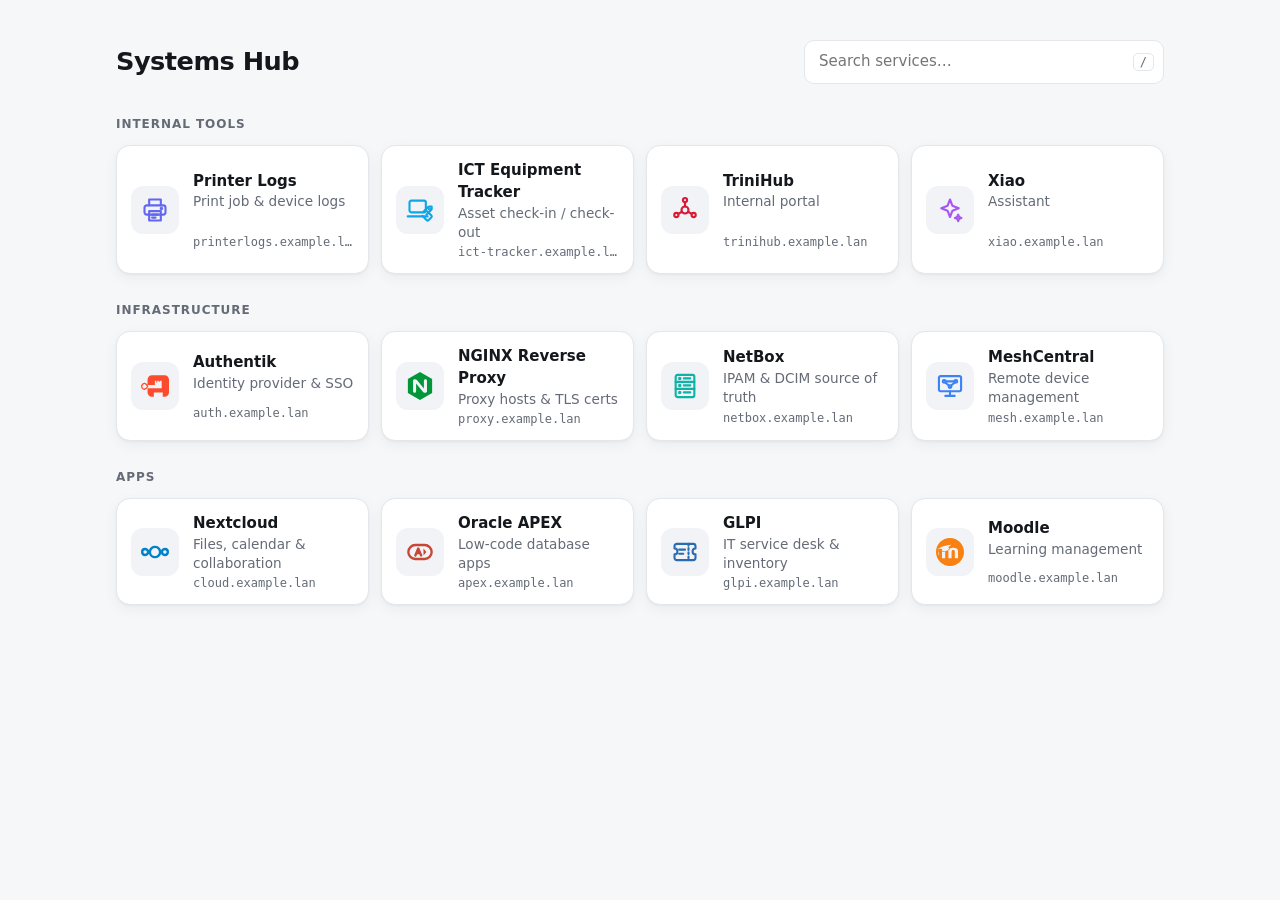
<file: index.html>
<!doctype html>
<html lang="en">
<head>
  <meta charset="utf-8">
  <meta name="viewport" content="width=device-width, initial-scale=1">
  <meta http-equiv="Content-Security-Policy" content="default-src 'none'; script-src 'self'; style-src 'self'; img-src 'self'; base-uri 'none'; form-action 'none'">
  <meta name="referrer" content="no-referrer">
  <meta name="robots" content="noindex, nofollow">
  <title>Systems Hub</title>
  <link rel="stylesheet" href="styles.css">
</head>
<body>
  <main class="wrap">
    <header class="top">
      <h1>Systems Hub</h1>
      <label class="search">
        <span class="sr-only">Search services</span>
        <input id="search" type="search" placeholder="Search services…" autocomplete="off" spellcheck="false">
        <kbd>/</kbd>
      </label>
    </header>
    <div id="services"></div>
    <p id="empty" class="empty" hidden>No services match.</p>
  </main>
  <script src="services.js"></script>
  <script src="app.js"></script>
</body>
</html>
</file>
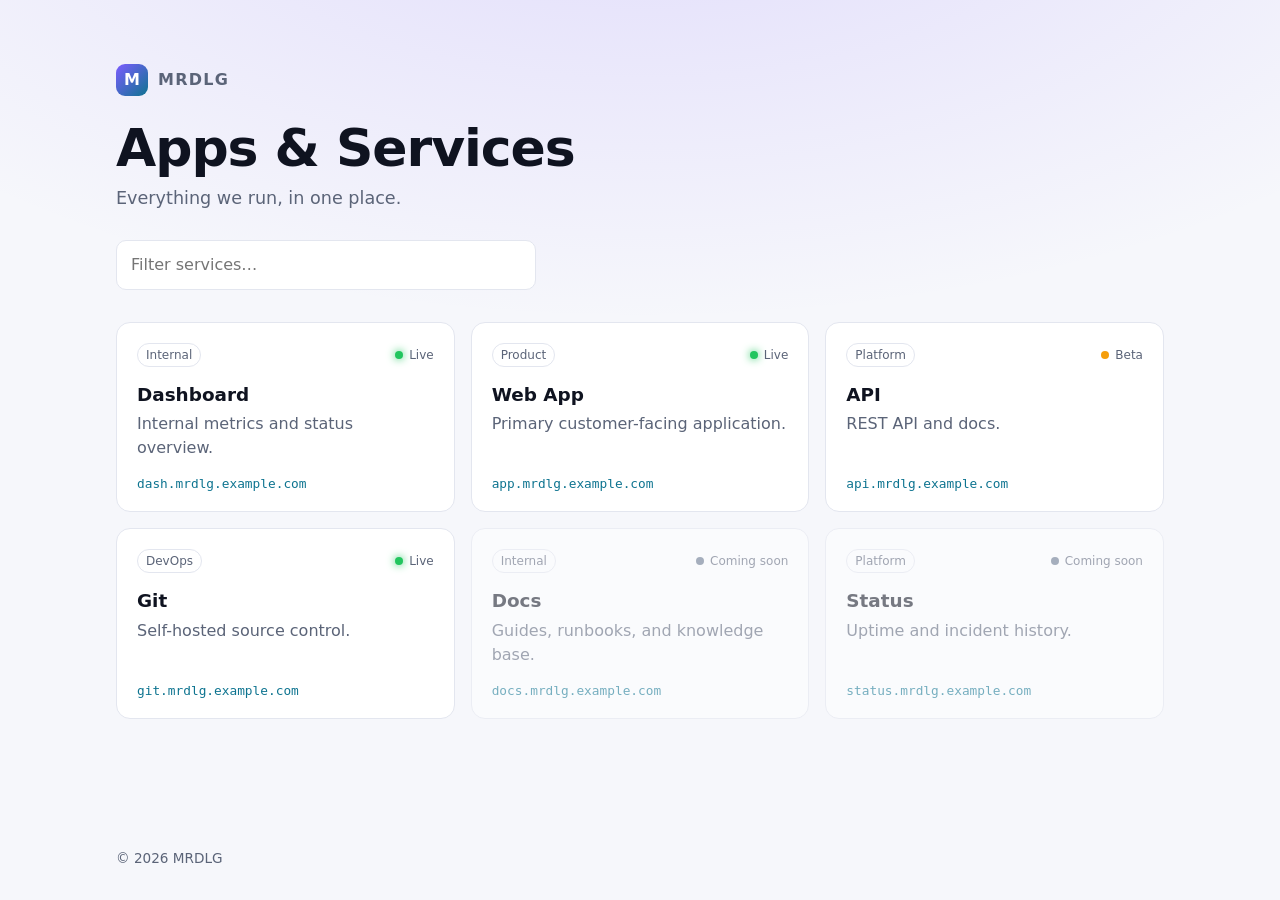
<file: site/index.html>
<!doctype html>
<html lang="en">
<head>
  <meta charset="utf-8">
  <meta name="viewport" content="width=device-width, initial-scale=1">
  <meta name="description" content="MRDLG apps and services">
  <meta name="referrer" content="strict-origin-when-cross-origin">
  <title>MRDLG</title>
  <link rel="stylesheet" href="styles.css">
</head>
<body>
  <header class="wrap hero">
    <div class="brand"><span class="logo" aria-hidden="true">M</span>MRDLG</div>
    <h1>Apps &amp; Services</h1>
    <p class="sub">Everything we run, in one place.</p>
    <input id="filter" type="search" placeholder="Filter services…" aria-label="Filter services" autocomplete="off">
  </header>

  <main class="wrap">
    <ul id="grid" class="grid" aria-live="polite"></ul>
    <p id="empty" class="empty" hidden>No services match.</p>
  </main>

  <footer class="wrap foot">&copy; <span id="year"></span> MRDLG</footer>

  <script src="services.js"></script>
  <script src="app.js"></script>
</body>
</html>
</file>
<file: styles.css>
:root {
  --bg: #f6f7f9;
  --surface: #ffffff;
  --border: #e3e6eb;
  --text: #14171c;
  --muted: #646b76;
  --accent: #3b82f6;
  --tile: #f1f3f6;
  --shadow: 0 1px 2px rgb(0 0 0 / .04), 0 4px 14px rgb(0 0 0 / .05);
  color-scheme: light dark;
}
@media (prefers-color-scheme: dark) {
  :root {
    --bg: #0e1116;
    --surface: #161a21;
    --border: #262c36;
    --text: #e7eaee;
    --muted: #8b939f;
    --accent: #60a5fa;
    --tile: #f3f4f6; /* light tile keeps brand colours legible on dark */
    --shadow: 0 1px 2px rgb(0 0 0 / .3), 0 6px 18px rgb(0 0 0 / .25);
  }
}

* { box-sizing: border-box; }
html, body { margin: 0; }
body {
  background: var(--bg);
  color: var(--text);
  font: 15px/1.45 system-ui, -apple-system, "Segoe UI", Roboto, sans-serif;
  -webkit-font-smoothing: antialiased;
}

.wrap { max-width: 1080px; margin: 0 auto; padding: 40px 16px 64px; }

.top {
  display: flex; flex-wrap: wrap; gap: 16px;
  align-items: center; justify-content: space-between;
  margin-bottom: 32px;
}
h1 { margin: 0; font-size: 1.6rem; letter-spacing: -.02em; }

.search { position: relative; flex: 1 1 260px; max-width: 360px; }
.search input {
  width: 100%; padding: 10px 40px 10px 14px;
  font: inherit; color: var(--text);
  background: var(--surface); border: 1px solid var(--border); border-radius: 10px;
  outline: none; transition: border-color .15s, box-shadow .15s;
}
.search input:focus { border-color: var(--accent); box-shadow: 0 0 0 3px color-mix(in srgb, var(--accent) 25%, transparent); }
.search kbd {
  position: absolute; right: 10px; top: 50%; transform: translateY(-50%);
  font: 12px ui-monospace, monospace; color: var(--muted);
  border: 1px solid var(--border); border-radius: 5px; padding: 1px 6px;
}

.group + .group { margin-top: 28px; }
.group-title {
  margin: 0 0 12px; font-size: .75rem; font-weight: 600;
  text-transform: uppercase; letter-spacing: .08em; color: var(--muted);
}
.cards {
  list-style: none; margin: 0; padding: 0;
  display: grid; gap: 12px;
  grid-template-columns: repeat(auto-fill, minmax(240px, 1fr));
}

.card {
  display: grid; grid-template-columns: auto 1fr; grid-template-rows: auto auto;
  column-gap: 14px; align-items: center;
  padding: 14px; height: 100%;
  background: var(--surface); border: 1px solid var(--border); border-radius: 14px;
  color: inherit; text-decoration: none; box-shadow: var(--shadow);
  transition: transform .15s ease, border-color .15s ease;
}
.card:hover { transform: translateY(-2px); border-color: color-mix(in srgb, var(--accent) 50%, var(--border)); }
.card:focus-visible { outline: 2px solid var(--accent); outline-offset: 2px; }

.icon {
  grid-row: span 2;
  display: grid; place-items: center;
  width: 48px; height: 48px; border-radius: 12px; background: var(--tile);
}
.icon img { display: block; width: 28px; height: 28px; }
.text { display: flex; flex-direction: column; min-width: 0; }
.name { font-weight: 600; }
.desc { color: var(--muted); font-size: .85rem; }
.host {
  grid-column: 2; margin-top: 2px;
  font: 12px ui-monospace, monospace; color: var(--muted);
  overflow: hidden; text-overflow: ellipsis; white-space: nowrap;
}

.empty { text-align: center; color: var(--muted); padding: 40px 0; }
.sr-only { position: absolute; width: 1px; height: 1px; overflow: hidden; clip: rect(0 0 0 0); white-space: nowrap; }

@media (prefers-reduced-motion: reduce) { .card { transition: none; } .card:hover { transform: none; } }
</file>
<file: site/styles.css>
:root {
  --bg: #0b0d12; --surface: #12151d; --border: #222838; --text: #e7eaf1; --muted: #8b93a7;
  --accent: #7c5cff; --accent-2: #22d3ee; --live: #22c55e; --beta: #f59e0b; --soon: #64748b;
  --radius: 14px;
}
@media (prefers-color-scheme: light) {
  :root { --bg: #f6f7fb; --surface: #fff; --border: #e3e6ef; --text: #0f1320; --muted: #5b6478; --accent-2: #0e7490; }
}
* { box-sizing: border-box; }
html, body { margin: 0; }
body {
  background: var(--bg); color: var(--text);
  font: 16px/1.5 ui-sans-serif, system-ui, -apple-system, "Segoe UI", Roboto, sans-serif;
  background-image: radial-gradient(60rem 30rem at 50% -10rem, color-mix(in srgb, var(--accent) 18%, transparent), transparent);
  min-height: 100vh; display: flex; flex-direction: column;
}
.wrap { width: 100%; max-width: 1080px; margin: 0 auto; padding: 0 16px; }
.hero { padding-top: 64px; padding-bottom: 32px; }
.brand { display: flex; align-items: center; gap: 10px; font-weight: 700; letter-spacing: .08em; color: var(--muted); }
.logo {
  display: grid; place-items: center; width: 32px; height: 32px; border-radius: 9px; color: #fff;
  background: linear-gradient(135deg, var(--accent), var(--accent-2)); letter-spacing: 0;
}
h1 { font-size: clamp(2rem, 5vw, 3.25rem); line-height: 1.1; margin: 24px 0 8px; letter-spacing: -.02em; }
.sub { color: var(--muted); margin: 0 0 28px; font-size: 1.1rem; }
#filter {
  width: 100%; max-width: 420px; padding: 12px 14px; border-radius: 10px; font: inherit;
  background: var(--surface); color: var(--text); border: 1px solid var(--border); outline: none;
}
#filter:focus { border-color: var(--accent); box-shadow: 0 0 0 3px color-mix(in srgb, var(--accent) 30%, transparent); }
main { flex: 1; }
.grid { list-style: none; margin: 0; padding: 0; display: grid; gap: 16px; grid-template-columns: repeat(auto-fill, minmax(260px, 1fr)); }
.card {
  display: flex; flex-direction: column; height: 100%; padding: 20px; border-radius: var(--radius);
  background: var(--surface); border: 1px solid var(--border); color: inherit; text-decoration: none;
  transition: transform .15s ease, border-color .15s ease, box-shadow .15s ease;
}
a.card:hover, a.card:focus-visible { transform: translateY(-2px); border-color: var(--accent); box-shadow: 0 10px 30px -12px var(--accent); outline: none; }
.card.is-disabled { opacity: .55; }
.card h2 { font-size: 1.15rem; margin: 14px 0 4px; }
.card p { color: var(--muted); margin: 0 0 16px; flex: 1; }
.card-top { display: flex; justify-content: space-between; align-items: center; gap: 8px; }
.tag { font-size: .75rem; color: var(--muted); border: 1px solid var(--border); padding: 2px 8px; border-radius: 999px; }
.status { font-size: .75rem; display: inline-flex; align-items: center; gap: 6px; color: var(--muted); }
.status::before { content: ""; width: 8px; height: 8px; border-radius: 50%; background: var(--soon); }
.status-live::before { background: var(--live); box-shadow: 0 0 8px var(--live); }
.status-beta::before { background: var(--beta); }
.host { font: .8rem ui-monospace, SFMono-Regular, Menlo, monospace; color: var(--accent-2); overflow-wrap: anywhere; }
.empty { color: var(--muted); text-align: center; padding: 40px 0; }
.foot { color: var(--muted); font-size: .85rem; padding-top: 48px; padding-bottom: 32px; }
@media (prefers-reduced-motion: reduce) { .card { transition: none; } }
</file>
